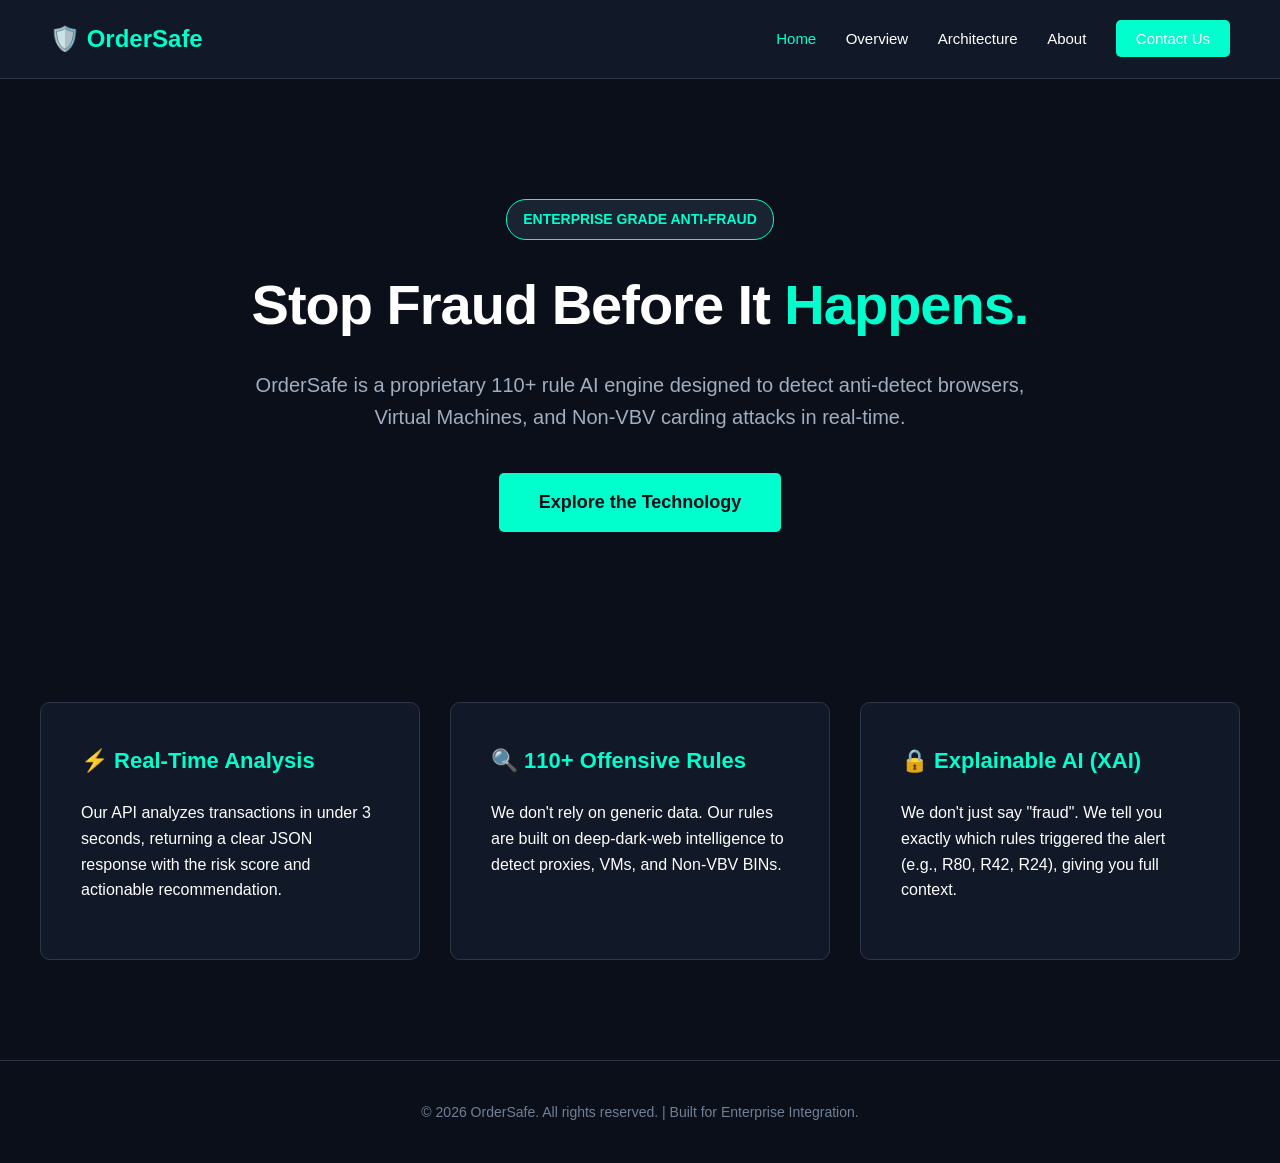
<file: index.html>
<!DOCTYPE html>
<html lang="en">
<head>
    <meta charset="UTF-8">
    <meta name="viewport" content="width=device-width, initial-scale=1.0">
    <title>OrderSafe | Next-Gen Fraud Intelligence</title>
    <style>
        body { background-color: #0b0f19; color: #ffffff; font-family: 'Segoe UI', Tahoma, Geneva, Verdana, sans-serif; margin: 0; padding: 0; line-height: 1.6; }
        .header { display: flex; justify-content: space-between; align-items: center; padding: 20px 50px; background-color: #111827; border-bottom: 1px solid #2d3748; position: sticky; top: 0; z-index: 100; }
        .logo { font-size: 24px; font-weight: bold; color: #00ffcc; text-decoration: none; }
        .nav-links a { color: #ffffff; text-decoration: none; margin-left: 25px; font-weight: 500; font-size: 15px; transition: color 0.3s; }
        .nav-links a:hover { color: #00ffcc; }
        .btn-nav { background-color: #00ffcc; color: #0b0f19; padding: 10px 20px; border-radius: 5px; font-weight: bold; margin-left: 25px; text-decoration: none;}
        
        .hero { text-align: center; padding: 120px 20px; }
        .badge { background-color: #1a2332; color: #00ffcc; padding: 8px 16px; border-radius: 20px; font-size: 14px; font-weight: bold; border: 1px solid #00ffcc; display: inline-block; margin-bottom: 20px;}
        h1 { font-size: 56px; margin: 0 0 20px 0; letter-spacing: -1px; }
        .highlight { color: #00ffcc; }
        p.subtitle { font-size: 20px; color: #a0aec0; max-width: 800px; margin: 0 auto 40px auto; }
        .cta-btn { background-color: #00ffcc; color: #0b0f19; padding: 15px 40px; font-size: 18px; font-weight: bold; text-decoration: none; border-radius: 5px; transition: transform 0.2s; display: inline-block;}
        .cta-btn:hover { transform: scale(1.05); }
        
        .features-container { max-width: 1200px; margin: 0 auto; display: flex; gap: 30px; padding: 50px 20px; }
        .feature-card { background-color: #111827; padding: 40px; border-radius: 10px; border: 1px solid #2d3748; flex: 1; text-align: left; }
        .feature-card h3 { color: #00ffcc; font-size: 22px; margin-top: 0; }
        
        .footer { text-align: center; padding: 40px; color: #718096; border-top: 1px solid #2d3748; margin-top: 50px; font-size: 14px; }
    </style>
</head>
<body>
    <div class="header">
        <a href="index.html" class="logo">🛡️ OrderSafe</a>
        <div class="nav-links">
            <a href="index.html" style="color: #00ffcc;">Home</a>
            <a href="overview.html">Overview</a>
            <a href="architecture.html">Architecture</a>
            <a href="about.html">About</a>
            <a href="contact.html" class="btn-nav">Contact Us</a>
        </div>
    </div>

    <div class="hero">
        <div class="badge">ENTERPRISE GRADE ANTI-FRAUD</div>
        <h1>Stop Fraud Before It <span class="highlight">Happens.</span></h1>
        <p class="subtitle">OrderSafe is a proprietary 110+ rule AI engine designed to detect anti-detect browsers, Virtual Machines, and Non-VBV carding attacks in real-time.</p>
        <a href="overview.html" class="cta-btn">Explore the Technology</a>
    </div>

    <div class="features-container">
        <div class="feature-card">
            <h3>⚡ Real-Time Analysis</h3>
            <p>Our API analyzes transactions in under 3 seconds, returning a clear JSON response with the risk score and actionable recommendation.</p>
        </div>
        <div class="feature-card">
            <h3>🔍 110+ Offensive Rules</h3>
            <p>We don't rely on generic data. Our rules are built on deep-dark-web intelligence to detect proxies, VMs, and Non-VBV BINs.</p>
        </div>
        <div class="feature-card">
            <h3>🔒 Explainable AI (XAI)</h3>
            <p>We don't just say "fraud". We tell you exactly which rules triggered the alert (e.g., R80, R42, R24), giving you full context.</p>
        </div>
    </div>

    <div class="footer">
        &copy; 2026 OrderSafe. All rights reserved. | Built for Enterprise Integration.
    </div>
</body>
</html>
</file>
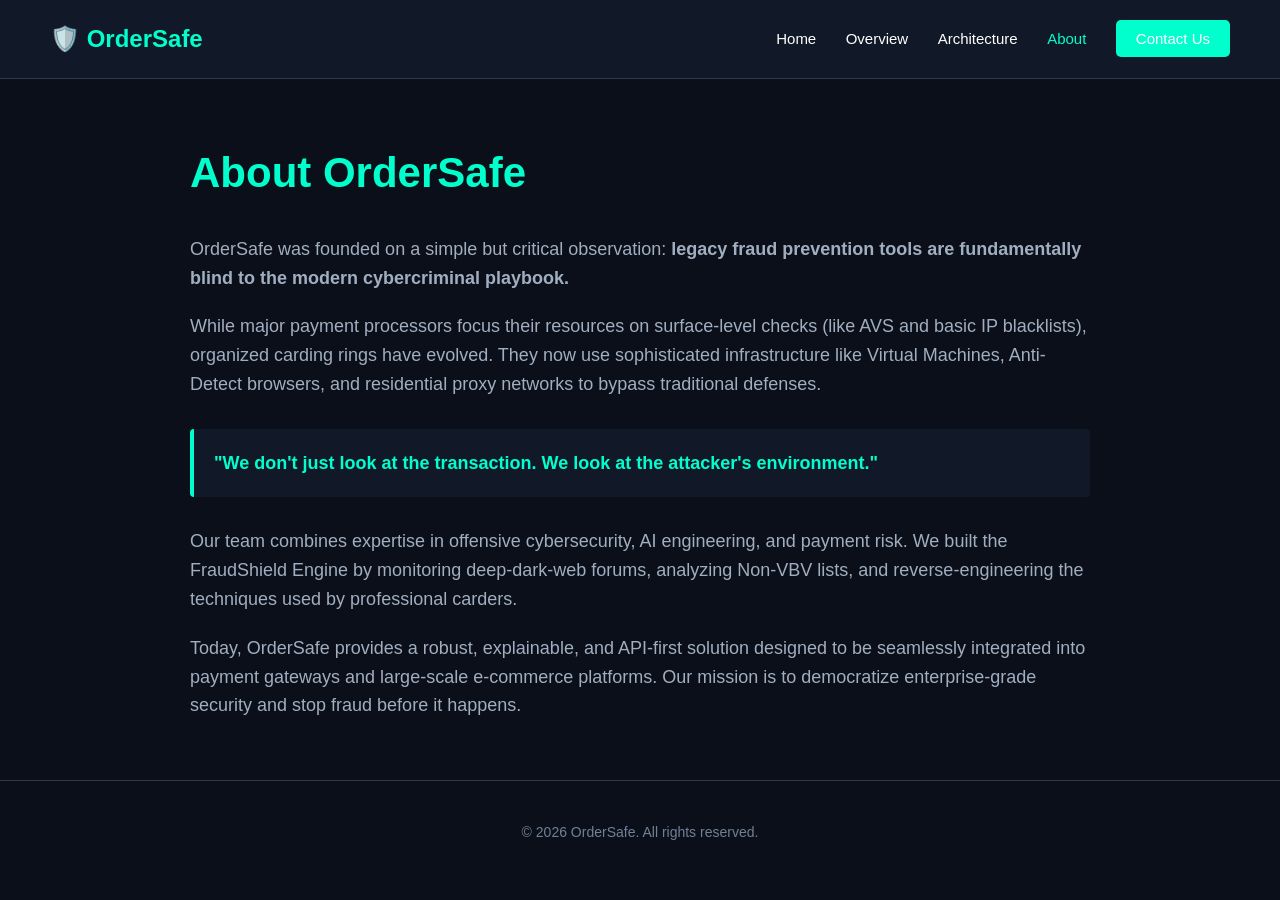
<file: about.html>
<!DOCTYPE html>
<html lang="en">
<head>
    <meta charset="UTF-8">
    <meta name="viewport" content="width=device-width, initial-scale=1.0">
    <title>OrderSafe | About Us</title>
    <style>
        body { background-color: #0b0f19; color: #ffffff; font-family: 'Segoe UI', sans-serif; margin: 0; padding: 0; line-height: 1.6; }
        .header { display: flex; justify-content: space-between; align-items: center; padding: 20px 50px; background-color: #111827; border-bottom: 1px solid #2d3748; }
        .logo { font-size: 24px; font-weight: bold; color: #00ffcc; text-decoration: none; }
        .nav-links a { color: #ffffff; text-decoration: none; margin-left: 25px; font-weight: 500; font-size: 15px; }
        .btn-nav { background-color: #00ffcc; color: #0b0f19; padding: 10px 20px; border-radius: 5px; font-weight: bold; margin-left: 25px; text-decoration: none;}
        .container { max-width: 900px; margin: 60px auto; padding: 0 20px; }
        h1 { color: #00ffcc; font-size: 42px; }
        p { color: #a0aec0; font-size: 18px; margin-bottom: 20px; }
        .highlight-box { background: #111827; border-left: 4px solid #00ffcc; padding: 20px; margin: 30px 0; border-radius: 4px; }
        .footer { text-align: center; padding: 40px; color: #718096; border-top: 1px solid #2d3748; margin-top: 50px; font-size: 14px; }
    </style>
</head>
<body>
    <div class="header">
        <a href="index.html" class="logo">🛡️ OrderSafe</a>
        <div class="nav-links">
            <a href="index.html">Home</a>
            <a href="overview.html">Overview</a>
            <a href="architecture.html">Architecture</a>
            <a href="about.html" style="color: #00ffcc;">About</a>
            <a href="contact.html" class="btn-nav">Contact Us</a>
        </div>
    </div>

    <div class="container">
        <h1>About OrderSafe</h1>
        <p>OrderSafe was founded on a simple but critical observation: <strong>legacy fraud prevention tools are fundamentally blind to the modern cybercriminal playbook.</strong></p>
        
        <p>While major payment processors focus their resources on surface-level checks (like AVS and basic IP blacklists), organized carding rings have evolved. They now use sophisticated infrastructure like Virtual Machines, Anti-Detect browsers, and residential proxy networks to bypass traditional defenses.</p>

        <div class="highlight-box">
            <p style="margin: 0; color: #00ffcc; font-weight: bold;">"We don't just look at the transaction. We look at the attacker's environment."</p>
        </div>

        <p>Our team combines expertise in offensive cybersecurity, AI engineering, and payment risk. We built the FraudShield Engine by monitoring deep-dark-web forums, analyzing Non-VBV lists, and reverse-engineering the techniques used by professional carders.</p>

        <p>Today, OrderSafe provides a robust, explainable, and API-first solution designed to be seamlessly integrated into payment gateways and large-scale e-commerce platforms. Our mission is to democratize enterprise-grade security and stop fraud before it happens.</p>
    </div>

    <div class="footer">
        &copy; 2026 OrderSafe. All rights reserved.
    </div>
</body>
</html>
</file>
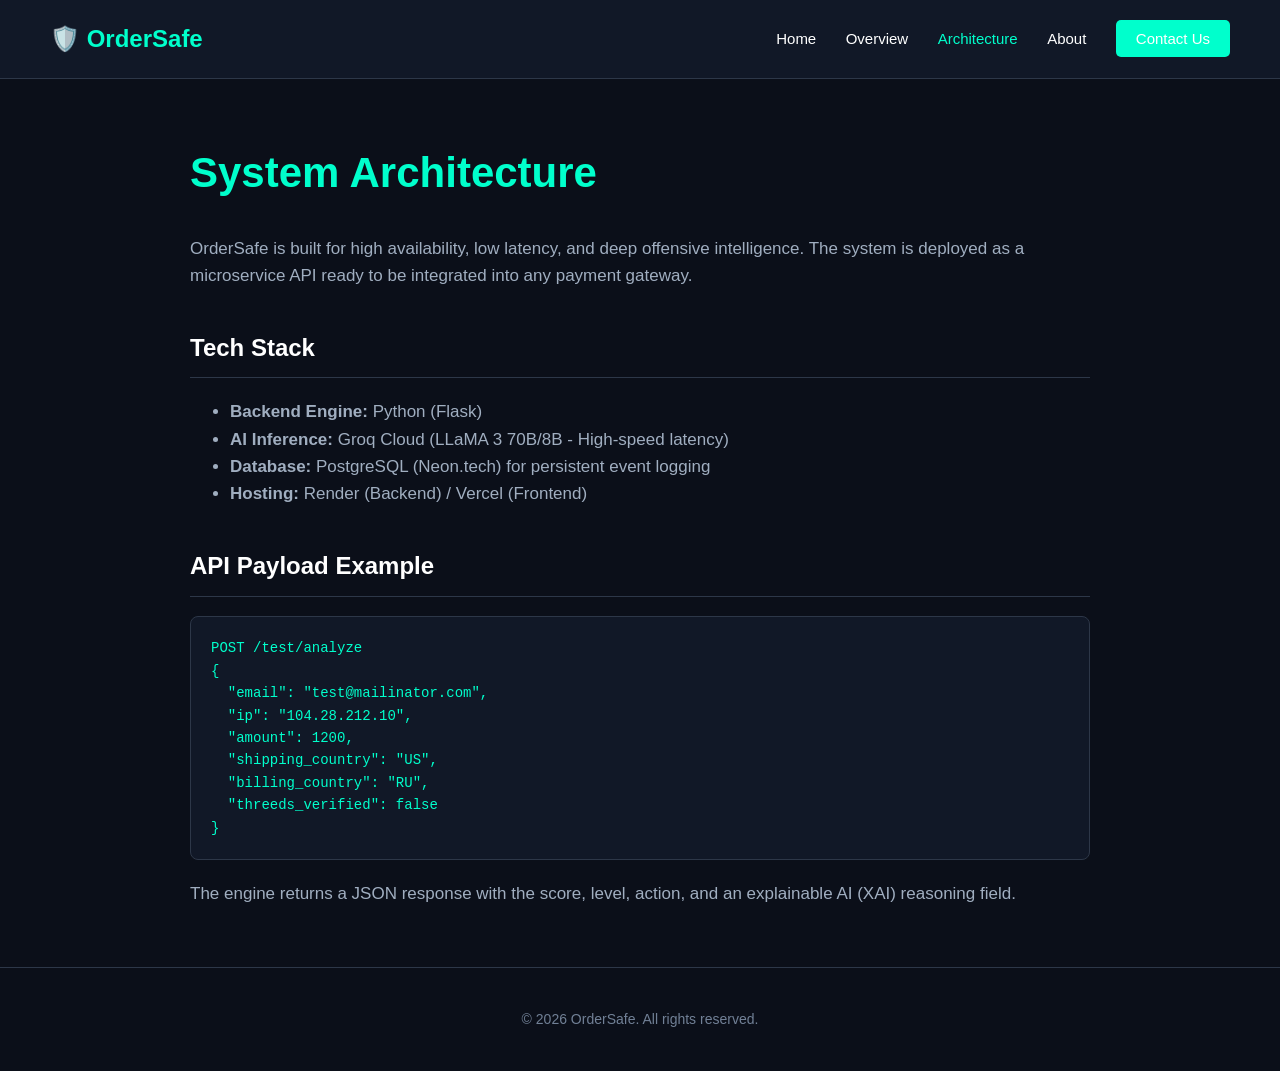
<file: architecture.html>
<!DOCTYPE html>
<html lang="en">
<head>
    <meta charset="UTF-8">
    <meta name="viewport" content="width=device-width, initial-scale=1.0">
    <title>OrderSafe | Architecture</title>
    <style>
        body { background-color: #0b0f19; color: #ffffff; font-family: 'Segoe UI', sans-serif; margin: 0; padding: 0; line-height: 1.6; }
        .header { display: flex; justify-content: space-between; align-items: center; padding: 20px 50px; background-color: #111827; border-bottom: 1px solid #2d3748; }
        .logo { font-size: 24px; font-weight: bold; color: #00ffcc; text-decoration: none; }
        .nav-links a { color: #ffffff; text-decoration: none; margin-left: 25px; font-weight: 500; font-size: 15px; }
        .btn-nav { background-color: #00ffcc; color: #0b0f19; padding: 10px 20px; border-radius: 5px; font-weight: bold; margin-left: 25px; text-decoration: none;}
        .container { max-width: 900px; margin: 60px auto; padding: 0 20px; }
        h1 { color: #00ffcc; font-size: 42px; }
        h2 { color: #ffffff; border-bottom: 1px solid #2d3748; padding-bottom: 10px; margin-top: 40px; }
        p { color: #a0aec0; font-size: 17px; }
        .code-block { background-color: #111827; padding: 20px; border-radius: 8px; border: 1px solid #2d3748; color: #00ffcc; font-family: 'Courier New', Courier, monospace; font-size: 14px; }
        .footer { text-align: center; padding: 40px; color: #718096; border-top: 1px solid #2d3748; margin-top: 50px; font-size: 14px; }
    </style>
</head>
<body>
    <div class="header">
        <a href="index.html" class="logo">🛡️ OrderSafe</a>
        <div class="nav-links">
            <a href="index.html">Home</a>
            <a href="overview.html">Overview</a>
            <a href="architecture.html" style="color: #00ffcc;">Architecture</a>
            <a href="about.html">About</a>
            <a href="contact.html" class="btn-nav">Contact Us</a>
        </div>
    </div>

    <div class="container">
        <h1>System Architecture</h1>
        <p>OrderSafe is built for high availability, low latency, and deep offensive intelligence. The system is deployed as a microservice API ready to be integrated into any payment gateway.</p>

        <h2>Tech Stack</h2>
        <ul style="color: #a0aec0; font-size: 17px;">
            <li><strong>Backend Engine:</strong> Python (Flask)</li>
            <li><strong>AI Inference:</strong> Groq Cloud (LLaMA 3 70B/8B - High-speed latency)</li>
            <li><strong>Database:</strong> PostgreSQL (Neon.tech) for persistent event logging</li>
            <li><strong>Hosting:</strong> Render (Backend) / Vercel (Frontend)</li>
        </ul>

        <h2>API Payload Example</h2>
        <div class="code-block">
POST /test/analyze<br>
{<br>
&nbsp;&nbsp;"email": "test@mailinator.com",<br>
&nbsp;&nbsp;"ip": "104.28.212.10",<br>
&nbsp;&nbsp;"amount": 1200,<br>
&nbsp;&nbsp;"shipping_country": "US",<br>
&nbsp;&nbsp;"billing_country": "RU",<br>
&nbsp;&nbsp;"threeds_verified": false<br>
}
        </div>
        <p style="margin-top: 20px;">The engine returns a JSON response with the score, level, action, and an explainable AI (XAI) reasoning field.</p>
    </div>

    <div class="footer">
        &copy; 2026 OrderSafe. All rights reserved.
    </div>
</body>
</html>
</file>
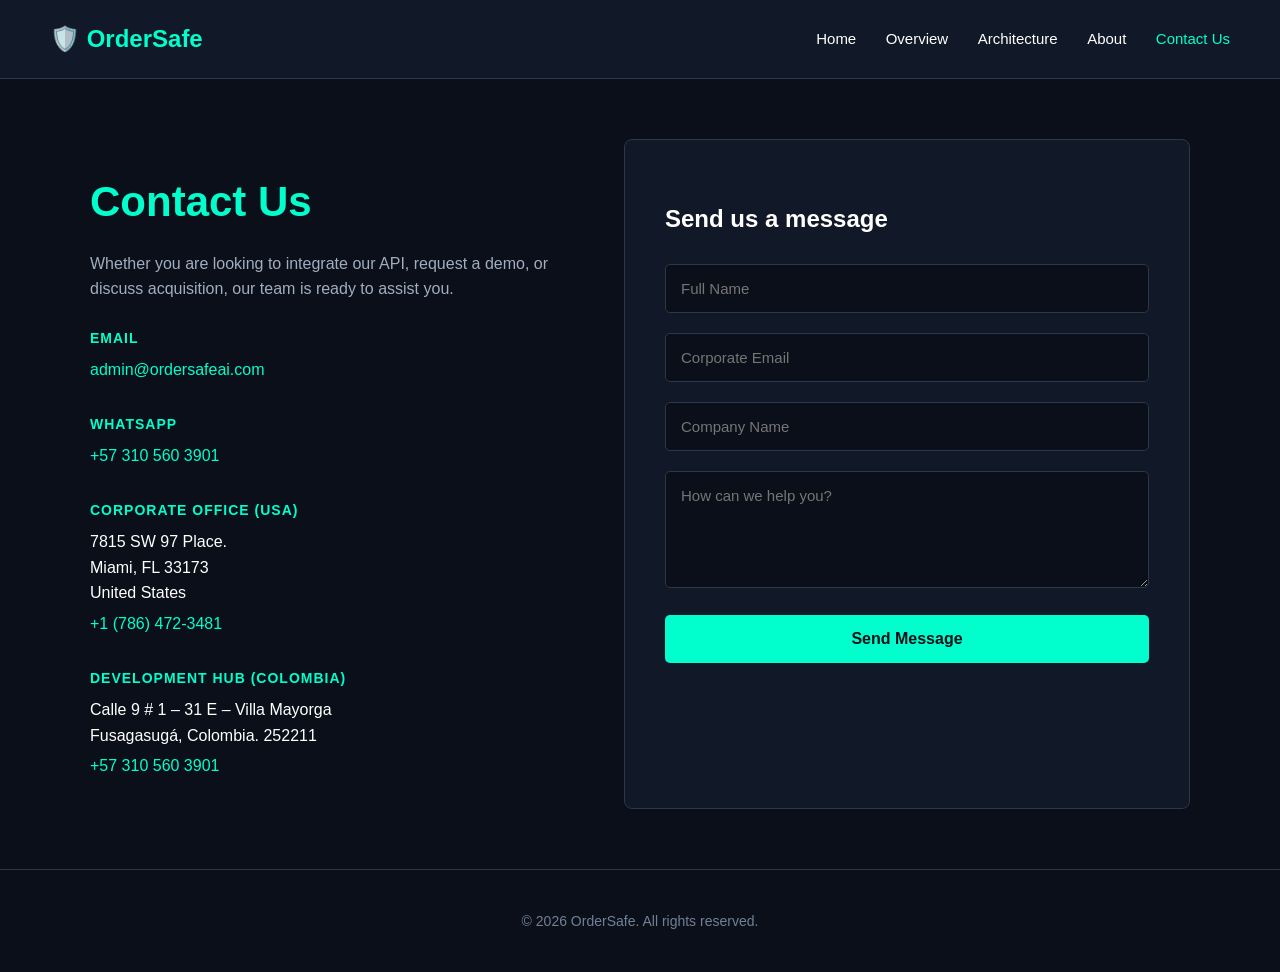
<file: contact.html>
<!DOCTYPE html>
<html lang="en">
<head>
    <meta charset="UTF-8">
    <meta name="viewport" content="width=device-width, initial-scale=1.0">
    <title>OrderSafe | Contact Us</title>
    <style>
        body { background-color: #0b0f19; color: #ffffff; font-family: 'Segoe UI', sans-serif; margin: 0; padding: 0; line-height: 1.6; }
        .header { display: flex; justify-content: space-between; align-items: center; padding: 20px 50px; background-color: #111827; border-bottom: 1px solid #2d3748; }
        .logo { font-size: 24px; font-weight: bold; color: #00ffcc; text-decoration: none; }
        .nav-links a { color: #ffffff; text-decoration: none; margin-left: 25px; font-weight: 500; font-size: 15px; transition: color 0.3s; }
        .nav-links a:hover { color: #00ffcc; }
        .btn-nav { background-color: #00ffcc; color: #0b0f19; padding: 10px 20px; border-radius: 5px; font-weight: bold; margin-left: 25px; text-decoration: none;}
        
        .container { max-width: 1100px; margin: 60px auto; padding: 0 20px; display: flex; gap: 50px; }
        .contact-info { flex: 1; }
        .contact-form { flex: 1; background: #111827; padding: 40px; border-radius: 8px; border: 1px solid #2d3748; }
        
        h1 { color: #00ffcc; font-size: 42px; margin-bottom: 10px; }
        h2 { color: #ffffff; font-size: 24px; margin-bottom: 25px; }
        p { color: #a0aec0; font-size: 16px; margin-bottom: 25px; }
        
        .info-block { margin-bottom: 30px; }
        .info-block strong { color: #00ffcc; display: block; margin-bottom: 8px; font-size: 14px; text-transform: uppercase; letter-spacing: 1px;}
        .info-block p { color: #ffffff; margin: 0; font-size: 16px; }
        /* Aquí cambiamos el color azul por turquesa */
        .info-block a { color: #00ffcc; text-decoration: none; transition: opacity 0.2s; }
        .info-block a:hover { opacity: 0.8; text-decoration: underline; }
        
        input, textarea { width: 100%; padding: 15px; margin-bottom: 20px; background: #0b0f19; border: 1px solid #2d3748; color: white; border-radius: 5px; box-sizing: border-box; font-family: 'Segoe UI', sans-serif; font-size: 15px;}
        input:focus, textarea:focus { outline: none; border-color: #00ffcc; }
        
        button { background: #00ffcc; color: #0b0f19; border: none; padding: 15px 30px; font-size: 16px; font-weight: bold; border-radius: 5px; cursor: pointer; width: 100%; transition: background 0.2s;}
        button:hover { background: #00ccaa; }
        
        .footer { text-align: center; padding: 40px; color: #718096; border-top: 1px solid #2d3748; margin-top: 50px; font-size: 14px; }
    </style>
</head>
<body>
    <div class="header">
        <a href="index.html" class="logo">🛡️ OrderSafe</a>
        <div class="nav-links">
            <a href="index.html">Home</a>
            <a href="overview.html">Overview</a>
            <a href="architecture.html">Architecture</a>
            <a href="about.html">About</a>
            <a href="contact.html" style="color: #00ffcc;">Contact Us</a>
        </div>
    </div>

    <div class="container">
        <div class="contact-info">
            <h1>Contact Us</h1>
            <p>Whether you are looking to integrate our API, request a demo, or discuss acquisition, our team is ready to assist you.</p>
            
            <div class="info-block">
                <strong>Email</strong>
                <a href="mailto:admin@ordersafeai.com">admin@ordersafeai.com</a>
            </div>
            
            <div class="info-block">
                <strong>WhatsApp</strong>
                <a href="https://wa.me/573105603901" target="_blank">+57 310 560 3901</a>
            </div>

            <div class="info-block">
                <strong>Corporate Office (USA)</strong>
                <p>7815 SW 97 Place.<br>Miami, FL 33173<br>United States</p>
                <p style="margin-top: 5px;"><a href="tel:+17864723481">+1 (786) 472-3481</a></p>
            </div>

            <div class="info-block">
                <strong>Development Hub (Colombia)</strong>
                <p>Calle 9 # 1 – 31 E – Villa Mayorga<br>Fusagasugá, Colombia. 252211</p>
                <p style="margin-top: 5px;"><a href="https://wa.me/573105603901" target="_blank">+57 310 560 3901</a></p>
            </div>
        </div>

        <div class="contact-form">
            <h2>Send us a message</h2>
            <form action="https://formspree.io/f/moeezgbn" method="POST">
                <input type="text" name="name" placeholder="Full Name" required>
                <input type="email" name="email" placeholder="Corporate Email" required>
                <input type="text" name="company" placeholder="Company Name">
                <textarea name="message" rows="5" placeholder="How can we help you?" required></textarea>
                <button type="submit">Send Message</button>
            </form>
        </div>
    </div>

    <div class="footer">
        &copy; 2026 OrderSafe. All rights reserved.
    </div>
</body>
</html>
</file>
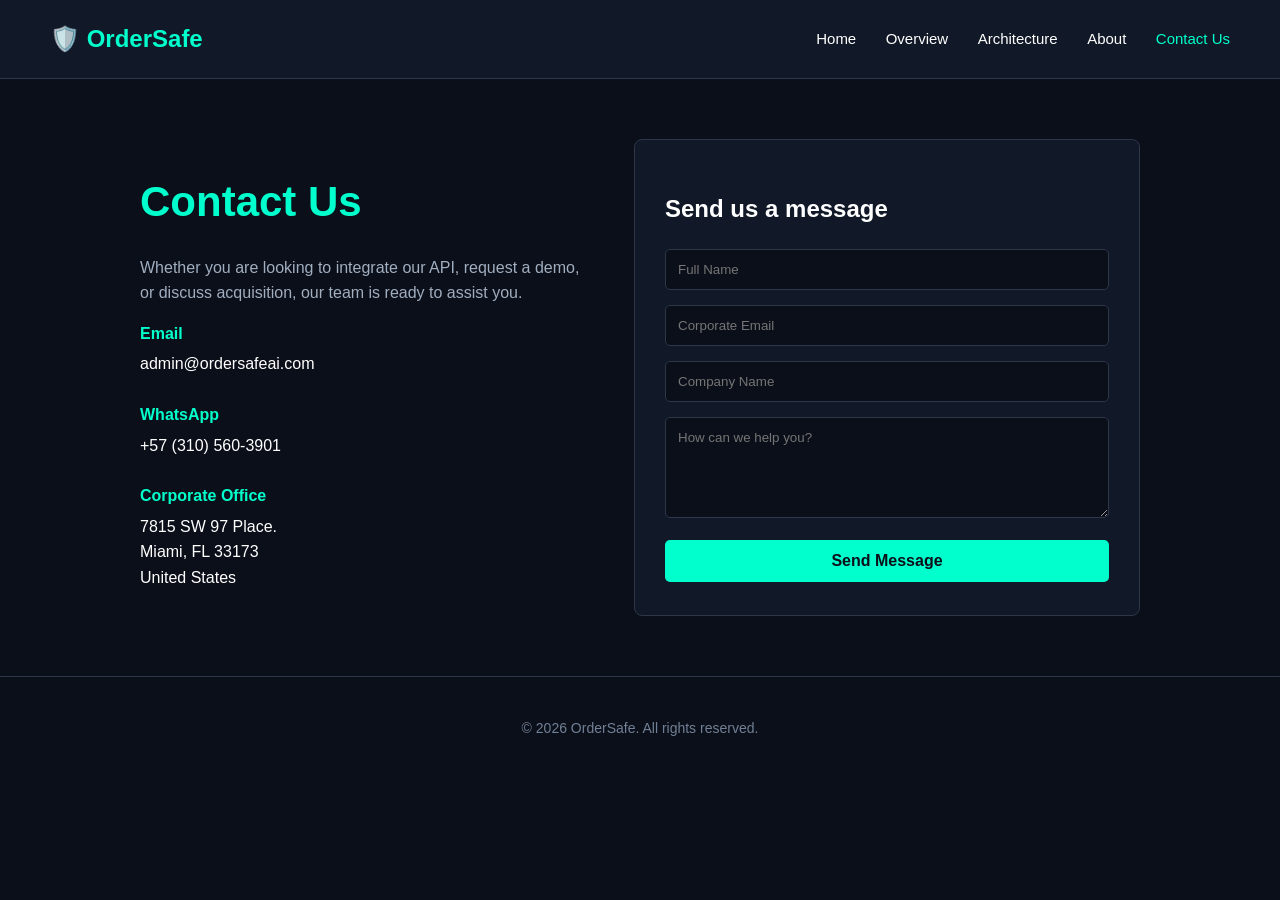
<file: contactus.html>
<!DOCTYPE html>
<html lang="en">
<head>
    <meta charset="UTF-8">
    <meta name="viewport" content="width=device-width, initial-scale=1.0">
    <title>OrderSafe | Contact Us</title>
    <style>
        body { background-color: #0b0f19; color: #ffffff; font-family: 'Segoe UI', sans-serif; margin: 0; padding: 0; line-height: 1.6; }
        .header { display: flex; justify-content: space-between; align-items: center; padding: 20px 50px; background-color: #111827; border-bottom: 1px solid #2d3748; }
        .logo { font-size: 24px; font-weight: bold; color: #00ffcc; text-decoration: none; }
        .nav-links a { color: #ffffff; text-decoration: none; margin-left: 25px; font-weight: 500; font-size: 15px; }
        .btn-nav { background-color: #00ffcc; color: #0b0f19; padding: 10px 20px; border-radius: 5px; font-weight: bold; margin-left: 25px; text-decoration: none;}
        .container { max-width: 1000px; margin: 60px auto; padding: 0 20px; display: flex; gap: 50px; }
        .contact-info { flex: 1; }
        .contact-form { flex: 1; background: #111827; padding: 30px; border-radius: 8px; border: 1px solid #2d3748; }
        h1 { color: #00ffcc; font-size: 42px; margin-bottom: 20px; }
        h2 { color: #ffffff; font-size: 24px; margin-bottom: 20px; }
        p { color: #a0aec0; font-size: 16px; margin-bottom: 15px; }
        .info-item { margin-bottom: 25px; }
        .info-item strong { color: #00ffcc; display: block; margin-bottom: 5px; }
        .info-item a { color: #ffffff; text-decoration: none; }
        input, textarea { width: 100%; padding: 12px; margin-bottom: 15px; background: #0b0f19; border: 1px solid #2d3748; color: white; border-radius: 5px; box-sizing: border-box; font-family: 'Segoe UI', sans-serif; }
        button { background: #00ffcc; color: #0b0f19; border: none; padding: 12px 30px; font-size: 16px; font-weight: bold; border-radius: 5px; cursor: pointer; width: 100%; }
        button:hover { background: #00ccaa; }
        .footer { text-align: center; padding: 40px; color: #718096; border-top: 1px solid #2d3748; margin-top: 50px; font-size: 14px; }
    </style>
</head>
<body>
    <div class="header">
        <a href="index.html" class="logo">🛡️ OrderSafe</a>
        <div class="nav-links">
            <a href="index.html">Home</a>
            <a href="overview.html">Overview</a>
            <a href="architecture.html">Architecture</a>
            <a href="about.html">About</a>
            <a href="contact.html" style="color: #00ffcc;">Contact Us</a>
        </div>
    </div>

    <div class="container">
        <div class="contact-info">
            <h1>Contact Us</h1>
            <p>Whether you are looking to integrate our API, request a demo, or discuss acquisition, our team is ready to assist you.</p>
            
            <div class="info-item">
                <strong>Email</strong>
                <a href="mailto:admin@ordersafeai.com">admin@ordersafeai.com</a>
            </div>
            
            <div class="info-item">
                <strong>WhatsApp</strong>
                <a href="https://wa.me/1234567890" target="_blank">+57 (310) 560-3901</a> <!-- Reemplaza con tu número real -->
            </div>

            <div class="info-item">
                <strong>Corporate Office</strong>
                <p style="color: #ffffff; margin: 0;">7815 SW 97 Place.<br>Miami, FL 33173<br>United States</p>
            </div>
        </div>

        <div class="contact-form">
            <h2>Send us a message</h2>
            <form action="https://formspree.io/f/TU_CODIGO_AQUI" method="POST"> <!-- Si usas Formspree, pon tu código aquí -->
                <input type="text" name="name" placeholder="Full Name" required>
                <input type="email" name="email" placeholder="Corporate Email" required>
                <input type="text" name="company" placeholder="Company Name">
                <textarea name="message" rows="5" placeholder="How can we help you?" required></textarea>
                <button type="submit">Send Message</button>
            </form>
        </div>
    </div>

    <div class="footer">
        &copy; 2026 OrderSafe. All rights reserved.
    </div>
</body>
</html>
</file>
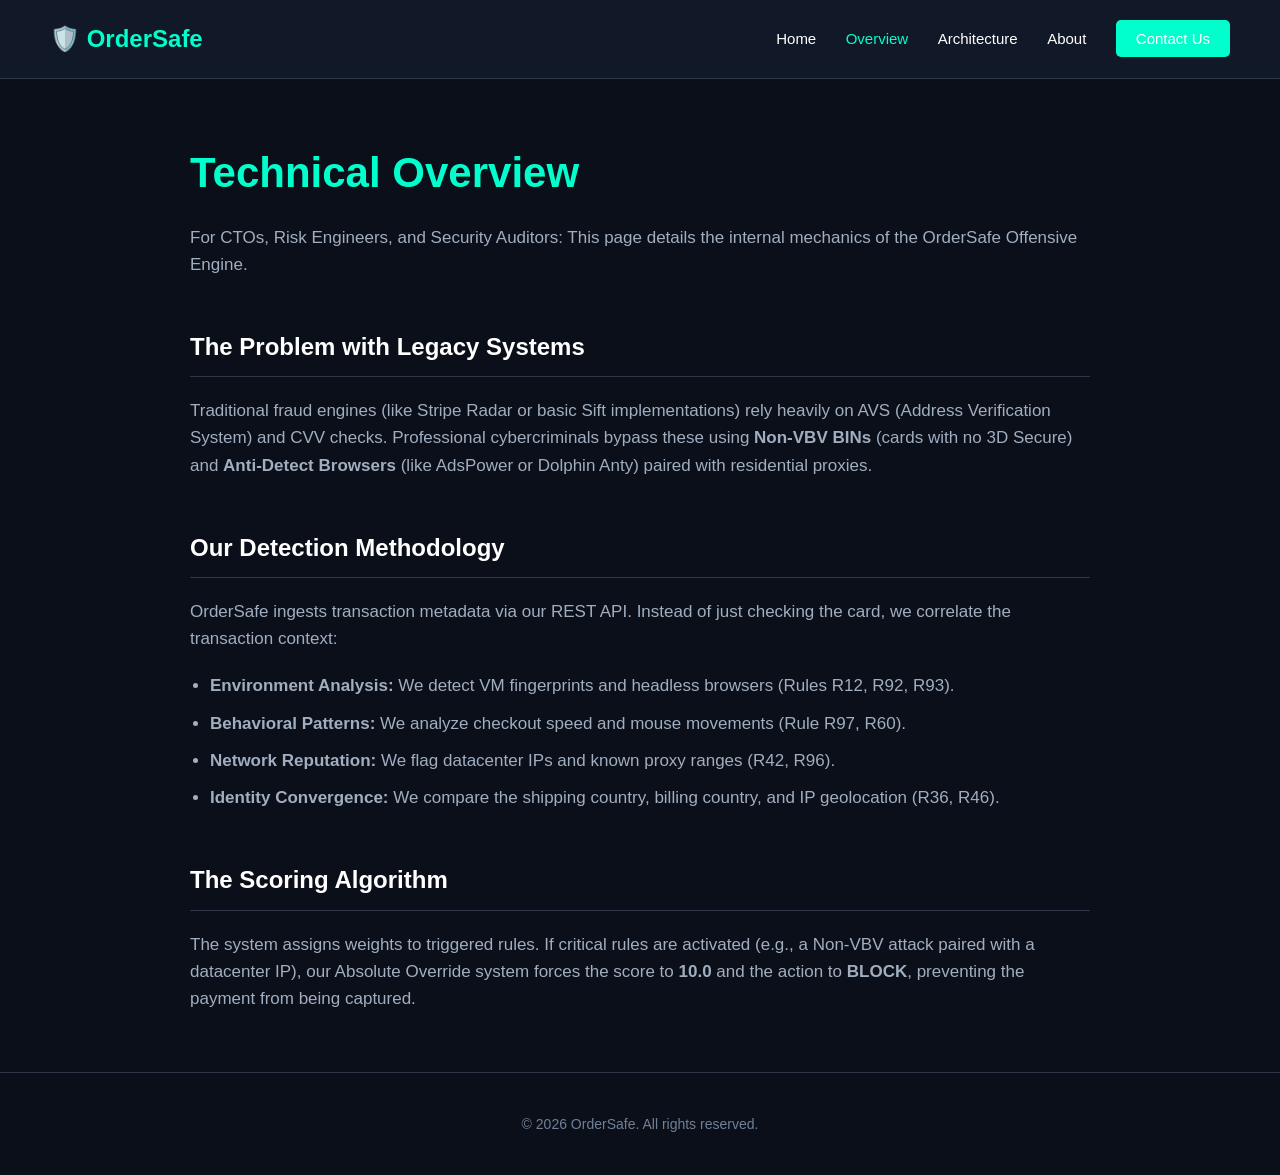
<file: overview.html>
<!DOCTYPE html>
<html lang="en">
<head>
    <meta charset="UTF-8">
    <meta name="viewport" content="width=device-width, initial-scale=1.0">
    <title>OrderSafe | Technical Overview</title>
    <style>
        body { background-color: #0b0f19; color: #ffffff; font-family: 'Segoe UI', sans-serif; margin: 0; padding: 0; line-height: 1.6; }
        .header { display: flex; justify-content: space-between; align-items: center; padding: 20px 50px; background-color: #111827; border-bottom: 1px solid #2d3748; }
        .logo { font-size: 24px; font-weight: bold; color: #00ffcc; text-decoration: none; }
        .nav-links a { color: #ffffff; text-decoration: none; margin-left: 25px; font-weight: 500; font-size: 15px; }
        .btn-nav { background-color: #00ffcc; color: #0b0f19; padding: 10px 20px; border-radius: 5px; font-weight: bold; margin-left: 25px; text-decoration: none;}
        .container { max-width: 900px; margin: 60px auto; padding: 0 20px; }
        h1 { color: #00ffcc; font-size: 42px; margin-bottom: 10px; }
        h2 { color: #ffffff; border-bottom: 1px solid #2d3748; padding-bottom: 10px; margin-top: 50px; }
        p { color: #a0aec0; font-size: 17px; margin-bottom: 20px; }
        ul { color: #a0aec0; font-size: 17px; padding-left: 20px; }
        li { margin-bottom: 10px; }
        .footer { text-align: center; padding: 40px; color: #718096; border-top: 1px solid #2d3748; margin-top: 50px; font-size: 14px; }
    </style>
</head>
<body>
    <div class="header">
        <a href="index.html" class="logo">🛡️ OrderSafe</a>
        <div class="nav-links">
            <a href="index.html">Home</a>
            <a href="overview.html" style="color: #00ffcc;">Overview</a>
            <a href="architecture.html">Architecture</a>
            <a href="about.html">About</a>
            <a href="contact.html" class="btn-nav">Contact Us</a>
        </div>
    </div>

    <div class="container">
        <h1>Technical Overview</h1>
        <p>For CTOs, Risk Engineers, and Security Auditors: This page details the internal mechanics of the OrderSafe Offensive Engine.</p>

        <h2>The Problem with Legacy Systems</h2>
        <p>Traditional fraud engines (like Stripe Radar or basic Sift implementations) rely heavily on AVS (Address Verification System) and CVV checks. Professional cybercriminals bypass these using <strong>Non-VBV BINs</strong> (cards with no 3D Secure) and <strong>Anti-Detect Browsers</strong> (like AdsPower or Dolphin Anty) paired with residential proxies.</p>

        <h2>Our Detection Methodology</h2>
        <p>OrderSafe ingests transaction metadata via our REST API. Instead of just checking the card, we correlate the transaction context:</p>
        <ul>
            <li><strong>Environment Analysis:</strong> We detect VM fingerprints and headless browsers (Rules R12, R92, R93).</li>
            <li><strong>Behavioral Patterns:</strong> We analyze checkout speed and mouse movements (Rule R97, R60).</li>
            <li><strong>Network Reputation:</strong> We flag datacenter IPs and known proxy ranges (R42, R96).</li>
            <li><strong>Identity Convergence:</strong> We compare the shipping country, billing country, and IP geolocation (R36, R46).</li>
        </ul>

        <h2>The Scoring Algorithm</h2>
        <p>The system assigns weights to triggered rules. If critical rules are activated (e.g., a Non-VBV attack paired with a datacenter IP), our Absolute Override system forces the score to <strong>10.0</strong> and the action to <strong>BLOCK</strong>, preventing the payment from being captured.</p>
    </div>

    <div class="footer">
        &copy; 2026 OrderSafe. All rights reserved.
    </div>
</body>
</html>
</file>
